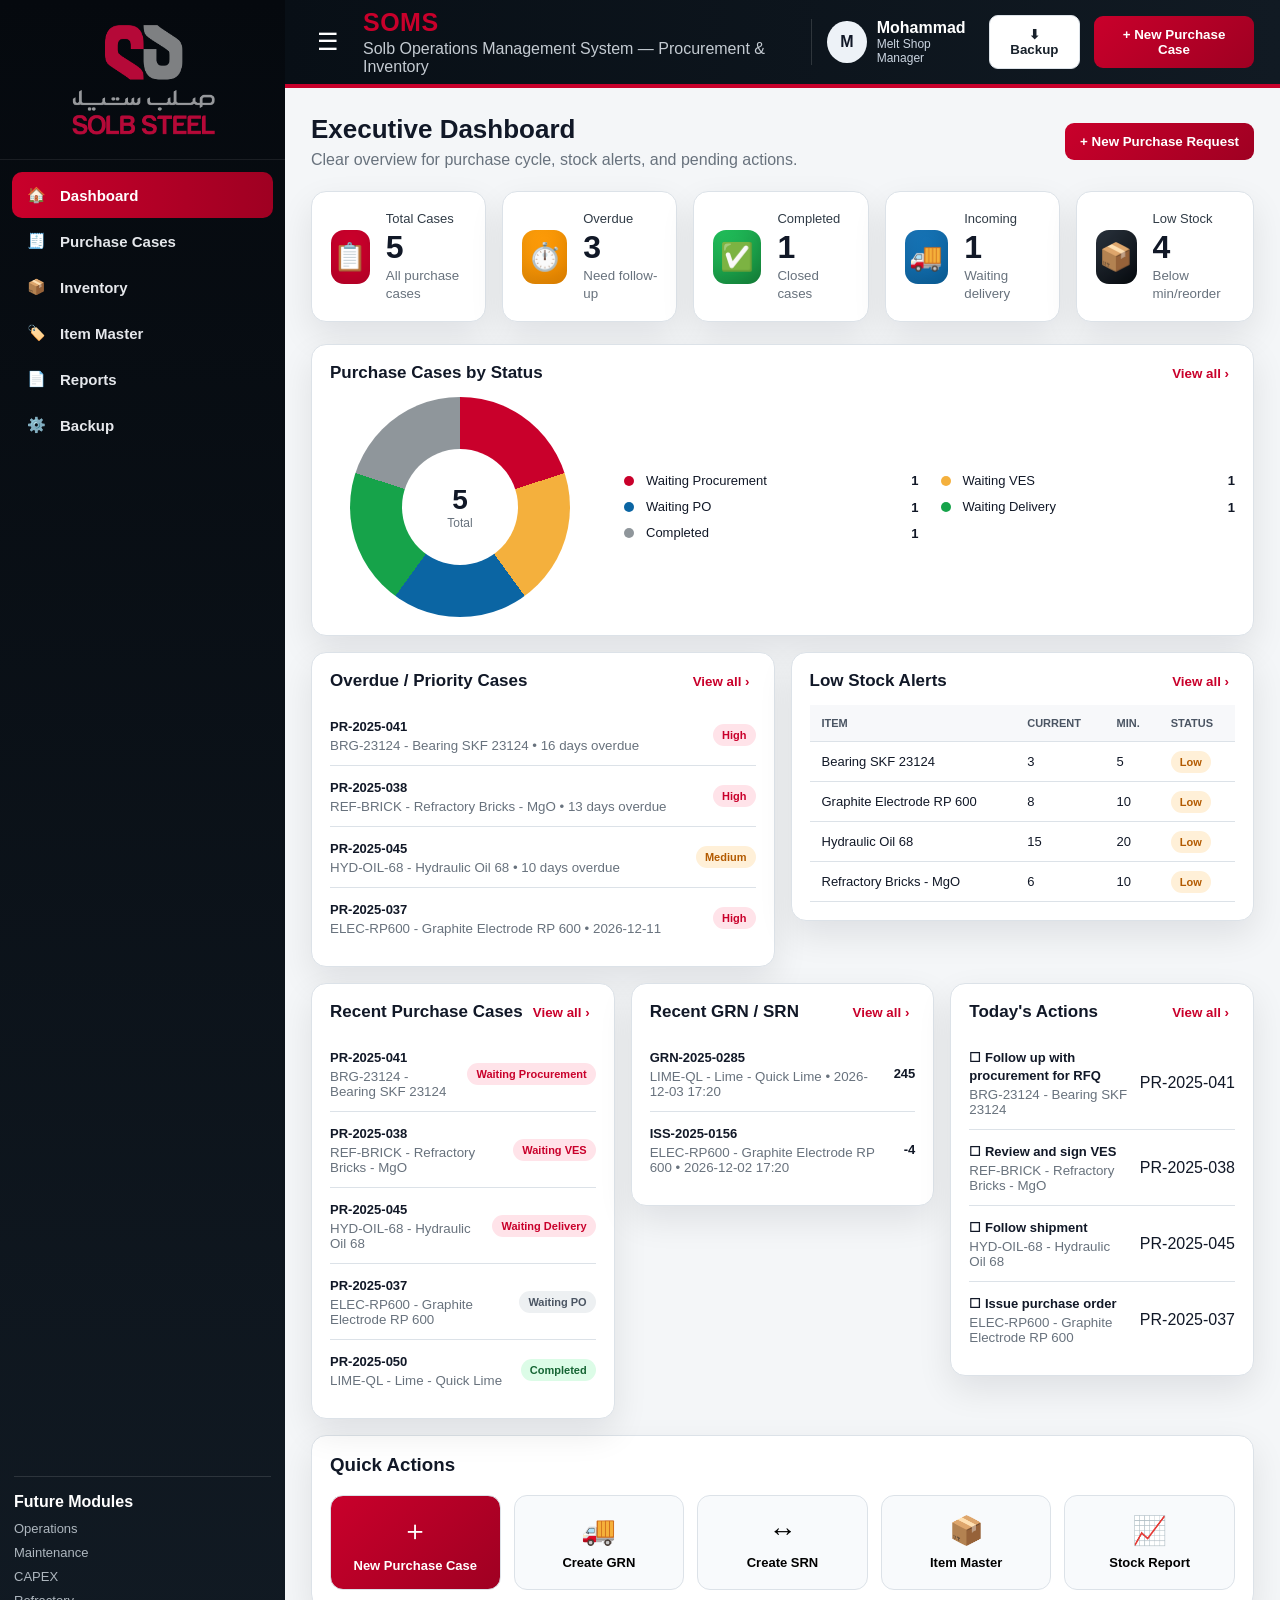
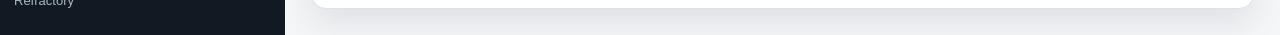
<file: index.html>
<!DOCTYPE html>
<html lang="en">
<head>
  <meta charset="UTF-8" />
  <meta name="viewport" content="width=device-width, initial-scale=1.0"/>
  <title>SOMS | SOLB STEEL</title>
  <link rel="stylesheet" href="css/style.css"/>
</head>
<body>
<div class="app">

  <aside class="sidebar">
    <div class="logo-box">
      <img src="assets/solb-logo.png" alt="SOLB STEEL Logo"/>
    </div>

    <nav class="nav">
      <button class="active" data-page="dashboard">🏠 <span>Dashboard</span></button>
      <button data-page="cases">🧾 <span>Purchase Cases</span></button>
      <button data-page="inventory">📦 <span>Inventory</span></button>
      <button data-page="items">🏷️ <span>Item Master</span></button>
      <button data-page="reports">📄 <span>Reports</span></button>
      <button data-page="backup">⚙️ <span>Backup</span></button>
    </nav>

    <div class="future">
      <h4>Future Modules</h4>
      <p>Operations</p>
      <p>Maintenance</p>
      <p>CAPEX</p>
      <p>Refractory</p>
    </div>
  </aside>

  <main class="main">
    <header class="topbar">
      <div class="top-left">
        <button class="menu-btn">☰</button>
        <div>
          <h1 id="pageTitle">SOMS</h1>
          <p id="pageSubtitle">Solb Operations Management System — Procurement & Inventory</p>
        </div>
      </div>

      <div class="top-right">
        <div class="user">
          <div class="avatar">M</div>
          <div>
            <b>Mohammad</b>
            <span>Melt Shop Manager</span>
          </div>
        </div>
        <button class="btn ghost" onclick="downloadBackup()">⬇ Backup</button>
        <button class="btn primary" onclick="openCase()">+ New Purchase Case</button>
      </div>
    </header>

    <section id="dashboard" class="page show">
      <div class="page-head">
        <div>
          <h2>Executive Dashboard</h2>
          <p>Clear overview for purchase cycle, stock alerts, and pending actions.</p>
        </div>
        <button class="btn primary" onclick="openCase()">+ New Purchase Request</button>
      </div>

      <div class="kpi-row">
        <div class="kpi red"><div class="icon">📋</div><div><span>Total Cases</span><b id="kTotal">0</b><small>All purchase cases</small></div></div>
        <div class="kpi orange"><div class="icon">⏱️</div><div><span>Overdue</span><b id="kDelayed">0</b><small>Need follow-up</small></div></div>
        <div class="kpi green"><div class="icon">✅</div><div><span>Completed</span><b id="kCompleted">0</b><small>Closed cases</small></div></div>
        <div class="kpi blue"><div class="icon">🚚</div><div><span>Incoming</span><b id="kIncoming">0</b><small>Waiting delivery</small></div></div>
        <div class="kpi dark"><div class="icon">📦</div><div><span>Low Stock</span><b id="kLow">0</b><small>Below min/reorder</small></div></div>
      </div>

      <div class="grid dashboard-grid">
        <div class="panel">
          <div class="panel-head">
            <h3>Purchase Cases by Status</h3>
            <button onclick="showPage('cases')">View all ›</button>
          </div>
          <div class="donut-section">
            <div class="donut" id="donut">
              <div><b id="donutTotal">0</b><span>Total</span></div>
            </div>
            <div class="legend" id="legend"></div>
          </div>
        </div>

        <div class="panel">
          <div class="panel-head">
            <h3>Overdue / Priority Cases</h3>
            <button onclick="showPage('cases')">View all ›</button>
          </div>
          <div id="priorityCases" class="list"></div>
        </div>

        <div class="panel wide-right">
          <div class="panel-head">
            <h3>Low Stock Alerts</h3>
            <button onclick="showPage('items')">View all ›</button>
          </div>
          <table>
            <thead><tr><th>Item</th><th>Current</th><th>Min.</th><th>Status</th></tr></thead>
            <tbody id="lowStockTable"></tbody>
          </table>
        </div>

        <div class="panel">
          <div class="panel-head">
            <h3>Recent Purchase Cases</h3>
            <button onclick="showPage('cases')">View all ›</button>
          </div>
          <div id="recentCases" class="list"></div>
        </div>

        <div class="panel">
          <div class="panel-head">
            <h3>Recent GRN / SRN</h3>
            <button onclick="showPage('inventory')">View all ›</button>
          </div>
          <div id="recentMoves" class="list"></div>
        </div>

        <div class="panel wide-right">
          <div class="panel-head">
            <h3>Today's Actions</h3>
            <button onclick="showPage('cases')">View all ›</button>
          </div>
          <div id="todayActions" class="task-list"></div>
        </div>
      </div>

      <div class="quick-actions panel">
        <h3>Quick Actions</h3>
        <div class="quick-row">
          <button class="quick red" onclick="openCase()">＋<span>New Purchase Case</span></button>
          <button class="quick" onclick="openMove('GRN')">🚚<span>Create GRN</span></button>
          <button class="quick" onclick="openMove('SRN')">↔<span>Create SRN</span></button>
          <button class="quick" onclick="openItem()">📦<span>Item Master</span></button>
          <button class="quick" onclick="showPage('reports')">📈<span>Stock Report</span></button>
        </div>
      </div>
    </section>

    <section id="cases" class="page">
      <div class="page-head">
        <div><h2>Purchase Cases</h2><p>Open each card to update details, timeline, comments and documents.</p></div>
        <button class="btn primary" onclick="openCase()">+ New Purchase Case</button>
      </div>
      <div class="toolbar">
        <input id="caseSearch" oninput="render()" placeholder="Search PR, item, supplier, status..."/>
        <select id="statusFilter" onchange="render()"><option value="">All Status</option></select>
      </div>
      <div id="caseCards" class="case-grid"></div>
    </section>

    <section id="inventory" class="page">
      <div class="page-head">
        <div><h2>Inventory Movements</h2><p>GRN/SRN increases stock. Issue Note decreases stock.</p></div>
        <button class="btn primary" onclick="openMove()">+ Add Movement</button>
      </div>
      <div class="panel table-panel">
        <table>
          <thead><tr><th>Date</th><th>Item</th><th>Type</th><th>Reference</th><th>Qty</th><th>Balance</th><th>Comment</th></tr></thead>
          <tbody id="movesTable"></tbody>
        </table>
      </div>
    </section>

    <section id="items" class="page">
      <div class="page-head">
        <div><h2>Item Master</h2><p>Manage material codes, stock, minimum level and reorder point.</p></div>
        <button class="btn primary" onclick="openItem()">+ New Item</button>
      </div>
      <div class="toolbar">
        <input id="itemSearch" oninput="render()" placeholder="Search code, description, category..."/>
      </div>
      <div class="panel table-panel">
        <table>
          <thead><tr><th>Code</th><th>Description</th><th>Category</th><th>Unit</th><th>Stock</th><th>Min</th><th>Reorder</th><th>Status</th><th></th></tr></thead>
          <tbody id="itemsTable"></tbody>
        </table>
      </div>
    </section>

    <section id="reports" class="page">
      <div class="page-head">
        <div><h2>Reports</h2><p>Generate PDF and export CSV.</p></div>
        <div>
          <button class="btn primary" onclick="window.print()">Generate PDF</button>
          <button class="btn ghost" onclick="exportCSV()">Export CSV</button>
        </div>
      </div>

      <div class="panel report">
        <div class="report-head">
          <img src="assets/solb-logo.png" alt="SOLB STEEL Logo"/>
          <div><h2>Purchase & Inventory Status Report</h2><p id="reportDate"></p></div>
        </div>
        <div class="kpi-row report-kpis">
          <div class="kpi red"><div class="icon">📋</div><div><span>Total</span><b id="rTotal">0</b></div></div>
          <div class="kpi orange"><div class="icon">⏱️</div><div><span>Overdue</span><b id="rDelayed">0</b></div></div>
          <div class="kpi green"><div class="icon">✅</div><div><span>Completed</span><b id="rCompleted">0</b></div></div>
          <div class="kpi dark"><div class="icon">📦</div><div><span>Low Stock</span><b id="rLow">0</b></div></div>
        </div>
        <h3>Open Cases</h3>
        <table><thead><tr><th>PR</th><th>Item</th><th>Status</th><th>Progress</th><th>Next Action</th></tr></thead><tbody id="reportCases"></tbody></table>
        <h3>Stock Alerts</h3>
        <table><thead><tr><th>Code</th><th>Description</th><th>Stock</th><th>Min</th><th>Status</th></tr></thead><tbody id="reportStock"></tbody></table>
      </div>
    </section>

    <section id="backup" class="page">
      <div class="page-head">
        <div><h2>Backup & Restore</h2><p>Current version stores data locally in your browser.</p></div>
      </div>
      <div class="panel">
        <h3>Data Backup</h3>
        <p class="muted">Use backup regularly. Cloud login and permanent file uploads can be added in next version.</p>
        <div class="toolbar">
          <button class="btn primary" onclick="downloadBackup()">Export Backup JSON</button>
          <label class="btn ghost">Import Backup JSON <input type="file" accept=".json" hidden onchange="importBackup(event)"/></label>
          <button class="btn danger" onclick="resetData()">Reset Demo Data</button>
        </div>
      </div>
    </section>
  </main>
</div>

<div class="modal" id="caseModal">
  <div class="modal-card wide">
    <div class="modal-head">
      <div><h3 id="caseModalTitle">Purchase Case</h3><p>Update details, timeline, comments and document references.</p></div>
      <button onclick="closeModal()">✕</button>
    </div>
    <div class="tabs">
      <button class="tab active" onclick="switchTab('caseDetails', this)">Details</button>
      <button class="tab" onclick="switchTab('caseTimeline', this)">Timeline & Comments</button>
      <button class="tab" onclick="switchTab('caseDocs', this)">Documents</button>
    </div>

    <div id="caseDetails" class="tabpage show">
      <div class="form-section">
        <h4>Basic Information</h4>
        <div class="form">
          <input type="hidden" id="cId"/>
          <label>PR No.<input id="cPr"/></label>
          <label>PO No.<input id="cPo"/></label>
          <label>Item<select id="cItem"></select></label>
          <label>Type<select id="cType"><option>Spare Parts</option><option>Raw Materials</option><option>Service</option><option>Consumables</option><option>CAPEX</option></select></label>
          <label>Status<select id="cStatus"></select></label>
          <label>Priority<select id="cPriority"><option>Low</option><option>Medium</option><option>High</option><option>Critical</option></select></label>
        </div>
      </div>
      <div class="form-section">
        <h4>Follow-up</h4>
        <div class="form">
          <label>Supplier<input id="cSupplier"/></label>
          <label>Owner<input id="cOwner" value="Mohammad"/></label>
          <label>Quantity<input id="cQty" type="number"/></label>
          <label>Due Date<input id="cDue" type="date"/></label>
          <label class="wide-field">Next Action<input id="cNext" placeholder="Example: Procurement to issue PO"/></label>
          <label class="wide-field">Description<textarea id="cDesc"></textarea></label>
        </div>
      </div>
      <div class="right"><button class="btn primary" onclick="saveCase()">Save Case</button></div>
    </div>

    <div id="caseTimeline" class="tabpage">
      <div class="form-section">
        <h4>Add Update</h4>
        <div class="form compact">
          <label>Date<input id="tDate" type="datetime-local"/></label>
          <label>Update<select id="tType"></select></label>
          <label>Person<input id="tPerson" value="Mohammad"/></label>
          <label class="wide-field">Comment<input id="tComment"/></label>
        </div>
        <button class="btn ghost" onclick="addTimeline()">+ Add Timeline Update</button>
      </div>
      <div id="timelineList" class="timeline"></div>
    </div>

    <div id="caseDocs" class="tabpage">
      <div class="form-section">
        <h4>Add Document Reference</h4>
        <div class="form compact">
          <label>Document Type<select id="dType"><option>PR</option><option>Offer</option><option>VES</option><option>Signed VES</option><option>PO</option><option>GRN/SRN</option><option>Issue Note</option><option>Photo</option><option>Other</option></select></label>
          <label>File<input id="dFile" type="file"/></label>
          <label class="wide-field">Comment<input id="dComment"/></label>
        </div>
        <button class="btn ghost" onclick="addDoc()">+ Add Document</button>
        <p class="muted">Static GitHub Pages stores file names only. Permanent upload requires cloud storage later.</p>
      </div>
      <div id="docsList" class="doc-grid"></div>
    </div>
  </div>
</div>

<div class="modal" id="itemModal">
  <div class="modal-card">
    <div class="modal-head"><div><h3>Item Master</h3><p>Add or edit stock item.</p></div><button onclick="closeModal()">✕</button></div>
    <div class="form-section">
      <div class="form">
        <input type="hidden" id="iId"/>
        <label>Item Code<input id="iCode"/></label>
        <label>Category<input id="iCat"/></label>
        <label class="wide-field">Description<input id="iDesc"/></label>
        <label>Unit<input id="iUnit" value="pcs"/></label>
        <label>Current Stock<input id="iStock" type="number"/></label>
        <label>Minimum Stock<input id="iMin" type="number"/></label>
        <label>Reorder Point<input id="iReorder" type="number"/></label>
      </div>
    </div>
    <div class="right"><button class="btn primary" onclick="saveItem()">Save Item</button></div>
  </div>
</div>

<div class="modal" id="moveModal">
  <div class="modal-card">
    <div class="modal-head"><div><h3>Stock Movement</h3><p>Register GRN, SRN or Issue Note.</p></div><button onclick="closeModal()">✕</button></div>
    <div class="form-section">
      <div class="form">
        <label>Date<input id="mDate" type="datetime-local"/></label>
        <label>Item<select id="mItem"></select></label>
        <label>Type<select id="mType"><option>GRN</option><option>SRN</option><option>Issue Note</option><option>Manual Adjustment</option></select></label>
        <label>Reference<input id="mRef"/></label>
        <label>Qty<input id="mQty" type="number"/></label>
        <label class="wide-field">Comment<input id="mComment"/></label>
      </div>
    </div>
    <div class="right"><button class="btn primary" onclick="saveMove()">Save Movement</button></div>
  </div>
</div>

<script src="js/app.js"></script>
</body>
</html>
</file>
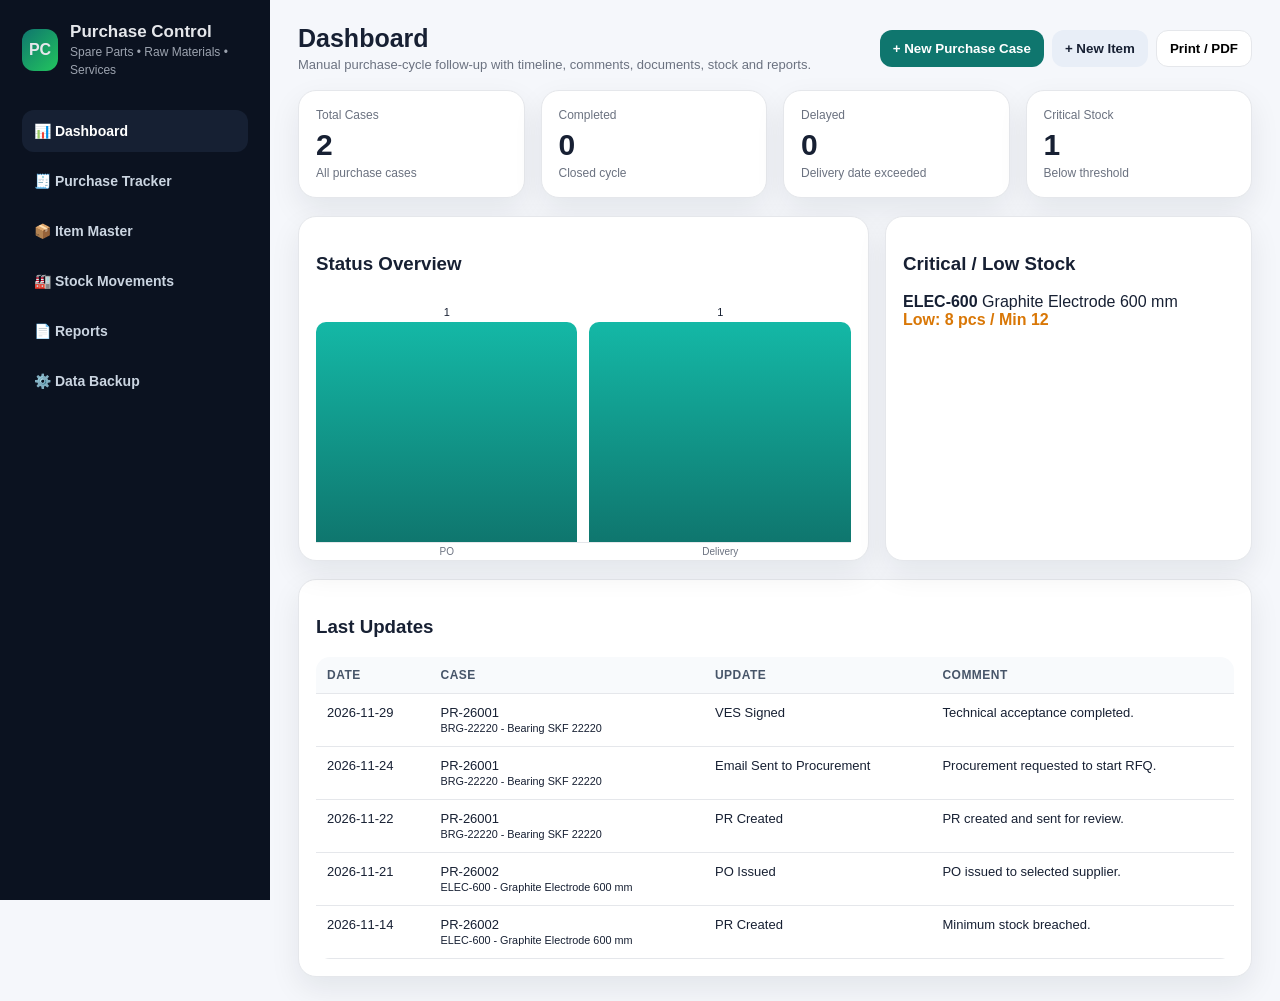
<file: purchase_cycle_dashboard.html>
<!DOCTYPE html>
<html lang="en">
<head>
<meta charset="UTF-8" />
<meta name="viewport" content="width=device-width, initial-scale=1.0"/>
<title>Purchase Cycle & Inventory Control Dashboard</title>
<style>
:root{
  --bg:#f5f7fb; --card:#ffffff; --ink:#172033; --muted:#6b7280;
  --primary:#0f766e; --primary2:#115e59; --accent:#f59e0b;
  --danger:#dc2626; --warn:#d97706; --ok:#16a34a; --blue:#2563eb;
  --line:#e5e7eb; --shadow:0 12px 30px rgba(15,23,42,.08);
  --radius:18px;
}
*{box-sizing:border-box}
body{margin:0;font-family:Inter,Segoe UI,Arial,sans-serif;background:var(--bg);color:var(--ink)}
.app{display:grid;grid-template-columns:270px 1fr;min-height:100vh}
.sidebar{background:#0b1220;color:#e5e7eb;padding:22px;position:sticky;top:0;height:100vh}
.logo{display:flex;align-items:center;gap:12px;margin-bottom:28px}
.mark{width:42px;height:42px;border-radius:12px;background:linear-gradient(135deg,var(--primary),#22c55e);display:grid;place-items:center;font-weight:900}
.logo h1{font-size:17px;margin:0;line-height:1.2}.logo span{font-size:12px;color:#9ca3af}
.nav button{width:100%;text-align:left;background:transparent;color:#cbd5e1;border:0;padding:13px 12px;border-radius:12px;margin:4px 0;cursor:pointer;font-size:14px}
.nav button.active,.nav button:hover{background:#162033;color:#fff}
.main{padding:24px 28px}
.topbar{display:flex;justify-content:space-between;gap:16px;align-items:center;margin-bottom:18px}
h2{margin:0;font-size:25px}.subtitle{color:var(--muted);font-size:13px;margin-top:4px}
.actions{display:flex;gap:8px;flex-wrap:wrap}
button,.btn{border:0;border-radius:12px;padding:10px 13px;cursor:pointer;font-weight:650}
.primary{background:var(--primary);color:white}.secondary{background:#e8eef7;color:#172033}.danger{background:#fee2e2;color:#991b1b}.ghost{background:#fff;border:1px solid var(--line)}
.grid{display:grid;gap:16px}.kpis{grid-template-columns:repeat(4,minmax(160px,1fr))}
.card{background:var(--card);border:1px solid var(--line);border-radius:var(--radius);box-shadow:var(--shadow);padding:17px}
.kpi .label{color:var(--muted);font-size:12px}.kpi .value{font-size:30px;font-weight:850;margin-top:6px}.kpi .hint{font-size:12px;margin-top:4px;color:var(--muted)}
.two{grid-template-columns:1.4fr .9fr}.three{grid-template-columns:repeat(3,1fr)}
table{width:100%;border-collapse:collapse;background:#fff;border-radius:14px;overflow:hidden}
th,td{border-bottom:1px solid var(--line);padding:11px;text-align:left;font-size:13px;vertical-align:top}
th{background:#f8fafc;color:#475569;font-size:12px;text-transform:uppercase;letter-spacing:.04em}
tr:hover td{background:#fbfdff}
.badge{padding:5px 9px;border-radius:999px;font-size:12px;font-weight:750;display:inline-block}
.b-New{background:#e0f2fe;color:#075985}.b-WaitingProcurement{background:#fef3c7;color:#92400e}
.b-WaitingQuotations{background:#ede9fe;color:#5b21b6}.b-WaitingVES{background:#ffedd5;color:#9a3412}
.b-WaitingPO{background:#dbeafe;color:#1e40af}.b-WaitingDelivery{background:#fce7f3;color:#9d174d}
.b-WaitingGRN{background:#ccfbf1;color:#115e59}.b-Completed{background:#dcfce7;color:#166534}.b-Delayed{background:#fee2e2;color:#991b1b}
.progress{height:9px;background:#e5e7eb;border-radius:999px;overflow:hidden}.bar{height:100%;background:linear-gradient(90deg,var(--primary),#22c55e)}
.form{display:grid;grid-template-columns:repeat(4,1fr);gap:12px}
.form label{font-size:12px;color:#475569;font-weight:750}.form input,.form select,.form textarea{width:100%;margin-top:5px;border:1px solid var(--line);border-radius:11px;padding:10px;background:#fff}
.form textarea{min-height:76px;resize:vertical}.span2{grid-column:span 2}.span4{grid-column:span 4}
.hide{display:none}
.timeline{border-left:3px solid #d1d5db;margin-left:12px;padding-left:18px}
.titem{position:relative;margin-bottom:14px}.titem:before{content:"";position:absolute;left:-27px;top:3px;width:14px;height:14px;border-radius:50%;background:var(--primary);border:3px solid #d1fae5}
.tdate{font-size:12px;color:var(--muted)}.ttitle{font-weight:800}.tcomment{font-size:13px;color:#374151;margin-top:3px}
.docgrid{display:grid;grid-template-columns:repeat(3,1fr);gap:10px}.docslot{border:1px dashed #cbd5e1;border-radius:14px;padding:12px;background:#f8fafc;font-size:13px}
.stock-safe{color:var(--ok);font-weight:800}.stock-low{color:var(--warn);font-weight:800}.stock-critical{color:var(--danger);font-weight:800}
.chartbox{height:250px;display:flex;align-items:end;gap:12px;border-bottom:1px solid var(--line);padding-top:15px}
.col{flex:1;min-width:30px;background:linear-gradient(180deg,#14b8a6,#0f766e);border-radius:10px 10px 0 0;position:relative}
.col span{position:absolute;bottom:100%;left:50%;transform:translateX(-50%);font-size:11px;margin-bottom:4px}
.col small{position:absolute;top:100%;left:50%;transform:translateX(-50%);font-size:10px;margin-top:4px;color:var(--muted);white-space:nowrap}
.modal{position:fixed;inset:0;background:rgba(2,6,23,.55);display:none;align-items:center;justify-content:center;padding:20px;z-index:20}
.modal.show{display:flex}.modalbox{background:#fff;border-radius:22px;max-width:1050px;width:100%;max-height:90vh;overflow:auto;padding:20px;box-shadow:0 30px 70px rgba(0,0,0,.25)}
.detail-head{display:flex;justify-content:space-between;align-items:start;gap:10px;border-bottom:1px solid var(--line);padding-bottom:12px;margin-bottom:14px}
.small{font-size:12px;color:var(--muted)}
.report{background:#fff;padding:24px}
@media(max-width:900px){.app{grid-template-columns:1fr}.sidebar{height:auto;position:relative}.kpis,.two,.three,.form{grid-template-columns:1fr}.span2,.span4{grid-column:auto}.docgrid{grid-template-columns:1fr}.topbar{flex-direction:column;align-items:flex-start}}
@media print{.sidebar,.topbar .actions,.no-print,.nav{display:none!important}.app{display:block}.main{padding:0}.card{box-shadow:none}.page{display:block!important}.hide{display:block!important}body{background:white}}
</style>
</head>
<body>
<div class="app">
<aside class="sidebar">
  <div class="logo"><div class="mark">PC</div><div><h1>Purchase Control</h1><span>Spare Parts • Raw Materials • Services</span></div></div>
  <div class="nav">
    <button class="active" onclick="showPage('dashboard',this)">📊 Dashboard</button>
    <button onclick="showPage('tracker',this)">🧾 Purchase Tracker</button>
    <button onclick="showPage('items',this)">📦 Item Master</button>
    <button onclick="showPage('stock',this)">🏭 Stock Movements</button>
    <button onclick="showPage('reports',this)">📄 Reports</button>
    <button onclick="showPage('settings',this)">⚙️ Data Backup</button>
  </div>
</aside>

<main class="main">
  <div class="topbar">
    <div><h2 id="pageTitle">Dashboard</h2><div class="subtitle">Manual purchase-cycle follow-up with timeline, comments, documents, stock and reports.</div></div>
    <div class="actions">
      <button class="primary" onclick="openOrderModal()">+ New Purchase Case</button>
      <button class="secondary" onclick="openItemModal()">+ New Item</button>
      <button class="ghost" onclick="window.print()">Print / PDF</button>
    </div>
  </div>

  <section id="dashboard" class="page">
    <div class="grid kpis">
      <div class="card kpi"><div class="label">Total Cases</div><div class="value" id="kTotal">0</div><div class="hint">All purchase cases</div></div>
      <div class="card kpi"><div class="label">Completed</div><div class="value" id="kCompleted">0</div><div class="hint">Closed cycle</div></div>
      <div class="card kpi"><div class="label">Delayed</div><div class="value" id="kDelayed">0</div><div class="hint">Delivery date exceeded</div></div>
      <div class="card kpi"><div class="label">Critical Stock</div><div class="value" id="kCritical">0</div><div class="hint">Below threshold</div></div>
    </div>
    <br/>
    <div class="grid two">
      <div class="card"><h3>Status Overview</h3><div class="chartbox" id="statusChart"></div></div>
      <div class="card"><h3>Critical / Low Stock</h3><div id="criticalList"></div></div>
    </div>
    <br/>
    <div class="card">
      <h3>Last Updates</h3>
      <table><thead><tr><th>Date</th><th>Case</th><th>Update</th><th>Comment</th></tr></thead><tbody id="lastUpdates"></tbody></table>
    </div>
  </section>

  <section id="tracker" class="page hide">
    <div class="card">
      <div class="actions no-print">
        <input id="searchOrders" oninput="renderOrders()" placeholder="Search PR, PO, item, supplier, status..." style="padding:11px;border:1px solid var(--line);border-radius:12px;min-width:300px">
        <select id="filterStatus" onchange="renderOrders()" style="padding:11px;border:1px solid var(--line);border-radius:12px">
          <option value="">All Status</option>
        </select>
      </div><br/>
      <table><thead><tr><th>PR</th><th>Item</th><th>Type</th><th>Status</th><th>Progress</th><th>Supplier</th><th>Required Date</th><th>Last Update</th><th></th></tr></thead><tbody id="ordersTable"></tbody></table>
    </div>
  </section>

  <section id="items" class="page hide">
    <div class="card">
      <table><thead><tr><th>Code</th><th>Description</th><th>Category</th><th>Unit</th><th>Current Stock</th><th>Min</th><th>Status</th><th></th></tr></thead><tbody id="itemsTable"></tbody></table>
    </div>
  </section>

  <section id="stock" class="page hide">
    <div class="card">
      <h3>Stock Movements</h3>
      <div class="actions no-print"><button class="primary" onclick="openMoveModal()">+ Add GRN/SRN or Issue Note</button></div><br/>
      <table><thead><tr><th>Date</th><th>Item</th><th>Type</th><th>Ref.</th><th>Qty</th><th>Comment</th></tr></thead><tbody id="movesTable"></tbody></table>
    </div>
  </section>

  <section id="reports" class="page hide">
    <div class="card report" id="reportArea">
      <h2>Purchase Cycle Status Report</h2>
      <div class="small" id="reportDate"></div>
      <hr/>
      <div class="grid three">
        <div><b>Total Cases</b><h2 id="rTotal">0</h2></div>
        <div><b>Avg. Completion</b><h2 id="rProgress">0%</h2></div>
        <div><b>Critical Stock Items</b><h2 id="rCritical">0</h2></div>
      </div>
      <h3>Open Purchase Cases</h3>
      <table><thead><tr><th>PR</th><th>Item</th><th>Status</th><th>Completion</th><th>Last Update</th></tr></thead><tbody id="reportOrders"></tbody></table>
      <h3>Stock Alerts</h3>
      <table><thead><tr><th>Code</th><th>Description</th><th>Stock</th><th>Min</th><th>Status</th></tr></thead><tbody id="reportStock"></tbody></table>
    </div>
    <br/>
    <button class="primary no-print" onclick="window.print()">Generate PDF Report</button>
    <button class="secondary no-print" onclick="downloadCSV()">Export Orders CSV</button>
  </section>

  <section id="settings" class="page hide">
    <div class="card">
      <h3>Data Backup</h3>
      <p class="small">Data is stored locally in your browser. Use export/import regularly.</p>
      <button class="primary" onclick="exportJSON()">Export Backup JSON</button>
      <label class="btn secondary">Import Backup JSON <input type="file" accept=".json" onchange="importJSON(event)" hidden></label>
      <button class="danger" onclick="resetDemo()">Reset Demo Data</button>
    </div>
  </section>
</main>
</div>

<div class="modal" id="orderModal"><div class="modalbox">
  <div class="detail-head"><div><h2 id="orderModalTitle">Purchase Case</h2><div class="small">Add details, timeline, comments and document references.</div></div><button onclick="closeModal('orderModal')">✕</button></div>
  <div class="form">
    <input type="hidden" id="oId">
    <div><label>PR No.<input id="oPr"></label></div>
    <div><label>Item<select id="oItem"></select></label></div>
    <div><label>Type<select id="oType"><option>Spare Part</option><option>Raw Material</option><option>Service</option><option>Consumable</option></select></label></div>
    <div><label>Status<select id="oStatus"></select></label></div>
    <div><label>Supplier<input id="oSupplier"></label></div>
    <div><label>Qty<input id="oQty" type="number" step="0.01"></label></div>
    <div><label>PR Date<input id="oPrDate" type="date"></label></div>
    <div><label>Required Date<input id="oReqDate" type="date"></label></div>
    <div><label>PO No.<input id="oPo"></label></div>
    <div><label>Estimated Value<input id="oValue" type="number" step="0.01"></label></div>
    <div class="span2"><label>Description<textarea id="oDesc"></textarea></label></div>
    <div class="span4"><button class="primary" onclick="saveOrder()">Save Case</button></div>
  </div>
  <hr/>
  <h3>Manual Timeline & Comments</h3>
  <div class="form">
    <div><label>Date<input id="tDate" type="date"></label></div>
    <div><label>Update Type<select id="tTitle"><option>PR Created</option><option>Email Sent to Procurement</option><option>RFQ Sent to Suppliers</option><option>Supplier Responded</option><option>Quotations Received</option><option>VES Prepared</option><option>VES Accepted</option><option>VES Rejected</option><option>VES Signed</option><option>PO Issued</option><option>Material Received</option><option>GRN Created</option><option>SRN Created</option><option>Issue Note Created</option><option>Custom Update</option></select></label></div>
    <div class="span2"><label>Comment<input id="tComment" placeholder="Write manual comment / next action / reason..."></label></div>
    <div class="span4"><button class="secondary" onclick="addTimeline()">+ Add Timeline Update</button></div>
  </div>
  <div id="timelineBox" class="timeline"></div>
  <hr/>
  <h3>Document Slots</h3>
  <div class="docgrid" id="docSlots"></div>
</div></div>

<div class="modal" id="itemModal"><div class="modalbox">
  <div class="detail-head"><div><h2>Item Master</h2><div class="small">Item code, threshold and stock balance.</div></div><button onclick="closeModal('itemModal')">✕</button></div>
  <div class="form">
    <input type="hidden" id="iId">
    <div><label>Item Code<input id="iCode"></label></div>
    <div class="span2"><label>Description<input id="iDesc"></label></div>
    <div><label>Category<input id="iCat" placeholder="Bearing, Refractory, Electrode..."></label></div>
    <div><label>Unit<input id="iUnit" value="pcs"></label></div>
    <div><label>Current Stock<input id="iStock" type="number" step="0.01"></label></div>
    <div><label>Minimum Threshold<input id="iMin" type="number" step="0.01"></label></div>
    <div><label>Maximum Stock<input id="iMax" type="number" step="0.01"></label></div>
    <div><label>Warehouse<input id="iWh"></label></div>
    <div class="span4"><button class="primary" onclick="saveItem()">Save Item</button></div>
  </div>
</div></div>

<div class="modal" id="moveModal"><div class="modalbox">
  <div class="detail-head"><div><h2>Stock Movement</h2><div class="small">GRN/SRN increases stock. Issue Note decreases stock.</div></div><button onclick="closeModal('moveModal')">✕</button></div>
  <div class="form">
    <div><label>Date<input id="mDate" type="date"></label></div>
    <div><label>Item<select id="mItem"></select></label></div>
    <div><label>Type<select id="mType"><option value="GRN">GRN - Spare Received</option><option value="SRN">SRN - Service/Material Received</option><option value="ISSUE">Issue Note - Consumption</option></select></label></div>
    <div><label>Reference<input id="mRef"></label></div>
    <div><label>Qty<input id="mQty" type="number" step="0.01"></label></div>
    <div class="span2"><label>Comment<input id="mComment"></label></div>
    <div class="span4"><button class="primary" onclick="saveMove()">Save Movement</button></div>
  </div>
</div></div>

<script>
const STATUSES = ["New","Waiting Procurement","Waiting Quotations","Waiting VES","Waiting PO","Waiting Delivery","Waiting GRN","Completed","Delayed"];
const DOCS = ["PR","RFQ Email","Supplier Offers","VES Excel","Signed VES","PO","Delivery Note","Invoice","GRN/SRN","Issue Note","Photos","Certificates"];
const STEPS = {"New":5,"Waiting Procurement":15,"Waiting Quotations":30,"Waiting VES":45,"Waiting PO":60,"Waiting Delivery":75,"Waiting GRN":90,"Completed":100,"Delayed":60};
let data = JSON.parse(localStorage.getItem("purchaseCycleDB")||"null") || demoData();
let currentOrderId = null;

function demoData(){
 return {
  items:[
   {id:uid(),code:"BRG-22220",desc:"Bearing SKF 22220",cat:"Spare Part",unit:"pcs",stock:3,min:2,max:10,wh:"SMP Store"},
   {id:uid(),code:"LIME-001",desc:"Quick Lime",cat:"Raw Material",unit:"ton",stock:120,min:80,max:500,wh:"RM Store"},
   {id:uid(),code:"ELEC-600",desc:"Graphite Electrode 600 mm",cat:"Consumable",unit:"pcs",stock:8,min:12,max:60,wh:"Electrode Store"}
  ],
  orders:[],
  moves:[]
 };
}
function seedOrders(){
 if(data.orders.length) return;
 data.orders=[
  {id:uid(),pr:"PR-26001",itemId:data.items[0].id,type:"Spare Part",status:"Waiting PO",supplier:"SKF Supplier",qty:6,prDate:today(-12),reqDate:today(8),po:"",value:18000,desc:"Urgent bearing for EAF auxiliary equipment.",timeline:[{date:today(-12),title:"PR Created",comment:"PR created and sent for review."},{date:today(-10),title:"Email Sent to Procurement",comment:"Procurement requested to start RFQ."},{date:today(-5),title:"VES Signed",comment:"Technical acceptance completed."}],docs:{}},
  {id:uid(),pr:"PR-26002",itemId:data.items[2].id,type:"Consumable",status:"Waiting Delivery",supplier:"Electrode Supplier",qty:24,prDate:today(-20),reqDate:today(5),po:"PO-8841",value:72000,desc:"Graphite electrodes stock replenishment.",timeline:[{date:today(-20),title:"PR Created",comment:"Minimum stock breached."},{date:today(-13),title:"PO Issued",comment:"PO issued to selected supplier."}],docs:{}}
 ];
 save();
}
function uid(){return Math.random().toString(36).slice(2,10)}
function today(offset=0){let d=new Date();d.setDate(d.getDate()+offset);return d.toISOString().slice(0,10)}
function save(){localStorage.setItem("purchaseCycleDB",JSON.stringify(data));renderAll();}
function showPage(id,btn){document.querySelectorAll(".page").forEach(p=>p.classList.add("hide"));document.getElementById(id).classList.remove("hide");document.querySelectorAll(".nav button").forEach(b=>b.classList.remove("active"));btn.classList.add("active");document.getElementById("pageTitle").innerText=btn.innerText.replace(/[^\w\s&]/g,"").trim();renderAll();}
function closeModal(id){document.getElementById(id).classList.remove("show")}
function openModal(id){document.getElementById(id).classList.add("show")}
function itemName(id){let i=data.items.find(x=>x.id===id);return i?`${i.code} - ${i.desc}`:""}
function stockStatus(i){ if(Number(i.stock)<=Number(i.min)*0.5) return ["Critical","stock-critical"]; if(Number(i.stock)<Number(i.min)) return ["Low","stock-low"]; return ["Safe","stock-safe"]; }

function initSelects(){
 document.getElementById("oStatus").innerHTML=STATUSES.map(s=>`<option>${s}</option>`).join("");
 document.getElementById("filterStatus").innerHTML='<option value="">All Status</option>'+STATUSES.map(s=>`<option>${s}</option>`).join("");
 ["oItem","mItem"].forEach(id=>document.getElementById(id).innerHTML=data.items.map(i=>`<option value="${i.id}">${i.code} - ${i.desc}</option>`).join(""));
}
function renderAll(){seedOrders();initSelects();renderDashboard();renderOrders();renderItems();renderMoves();renderReports();}
function renderDashboard(){
 let total=data.orders.length, completed=data.orders.filter(o=>o.status==="Completed").length;
 let delayed=data.orders.filter(o=>o.status==="Delayed" || (o.reqDate && new Date(o.reqDate)<new Date() && o.status!=="Completed")).length;
 let critical=data.items.filter(i=>Number(i.stock)<Number(i.min)).length;
 kTotal.innerText=total;kCompleted.innerText=completed;kDelayed.innerText=delayed;kCritical.innerText=critical;
 let counts=STATUSES.map(s=>[s,data.orders.filter(o=>o.status===s).length]).filter(x=>x[1]>0);
 let max=Math.max(1,...counts.map(x=>x[1]));
 statusChart.innerHTML=counts.map(([s,c])=>`<div class="col" style="height:${30+c/max*190}px"><span>${c}</span><small>${s.replace("Waiting ","")}</small></div>`).join("") || "<p class='small'>No cases yet.</p>";
 let crit=data.items.filter(i=>Number(i.stock)<Number(i.min));
 criticalList.innerHTML=crit.length?crit.map(i=>`<p><b>${i.code}</b> ${i.desc}<br><span class="${stockStatus(i)[1]}">${stockStatus(i)[0]}: ${i.stock} ${i.unit} / Min ${i.min}</span></p>`).join(""):"<p class='stock-safe'>No critical stock items.</p>";
 let events=[];data.orders.forEach(o=>(o.timeline||[]).forEach(t=>events.push({...t,pr:o.pr,item:itemName(o.itemId)})));
 events.sort((a,b)=>b.date.localeCompare(a.date));
 lastUpdates.innerHTML=events.slice(0,8).map(e=>`<tr><td>${e.date}</td><td>${e.pr}<br><small>${e.item}</small></td><td>${e.title}</td><td>${e.comment||""}</td></tr>`).join("");
}
function renderOrders(){
 let q=(searchOrders?.value||"").toLowerCase(), f=filterStatus?.value||"";
 let rows=data.orders.filter(o=>{
  let txt=[o.pr,o.po,itemName(o.itemId),o.supplier,o.status,o.type,o.desc].join(" ").toLowerCase();
  return (!q||txt.includes(q)) && (!f||o.status===f);
 });
 ordersTable.innerHTML=rows.map(o=>{
  let p=STEPS[o.status]||0, last=(o.timeline||[]).slice().sort((a,b)=>b.date.localeCompare(a.date))[0];
  return `<tr><td><b>${o.pr}</b><br><small>${o.po||"No PO yet"}</small></td><td>${itemName(o.itemId)}</td><td>${o.type}</td><td><span class="badge b-${o.status.replaceAll(" ","")}">${o.status}</span></td><td><div class="progress"><div class="bar" style="width:${p}%"></div></div><small>${p}%</small></td><td>${o.supplier||""}</td><td>${o.reqDate||""}</td><td>${last?last.date+" - "+last.title:""}</td><td><button class="secondary" onclick="openOrderModal('${o.id}')">Open</button></td></tr>`;
 }).join("");
}
function renderItems(){
 itemsTable.innerHTML=data.items.map(i=>`<tr><td><b>${i.code}</b></td><td>${i.desc}</td><td>${i.cat}</td><td>${i.unit}</td><td>${i.stock}</td><td>${i.min}</td><td><span class="${stockStatus(i)[1]}">${stockStatus(i)[0]}</span></td><td><button class="secondary" onclick="openItemModal('${i.id}')">Edit</button></td></tr>`).join("");
}
function renderMoves(){
 movesTable.innerHTML=data.moves.slice().sort((a,b)=>b.date.localeCompare(a.date)).map(m=>`<tr><td>${m.date}</td><td>${itemName(m.itemId)}</td><td>${m.type}</td><td>${m.ref||""}</td><td>${m.qty}</td><td>${m.comment||""}</td></tr>`).join("");
}
function renderReports(){
 reportDate.innerText="Generated: "+new Date().toLocaleString();
 rTotal.innerText=data.orders.length;
 let avg=data.orders.length?Math.round(data.orders.reduce((s,o)=>s+(STEPS[o.status]||0),0)/data.orders.length):0;
 rProgress.innerText=avg+"%";
 rCritical.innerText=data.items.filter(i=>Number(i.stock)<Number(i.min)).length;
 reportOrders.innerHTML=data.orders.filter(o=>o.status!=="Completed").map(o=>{
  let last=(o.timeline||[]).slice().sort((a,b)=>b.date.localeCompare(a.date))[0];
  return `<tr><td>${o.pr}</td><td>${itemName(o.itemId)}</td><td>${o.status}</td><td>${STEPS[o.status]||0}%</td><td>${last?last.date+" - "+last.title:""}</td></tr>`;
 }).join("");
 reportStock.innerHTML=data.items.filter(i=>Number(i.stock)<Number(i.min)).map(i=>`<tr><td>${i.code}</td><td>${i.desc}</td><td>${i.stock}</td><td>${i.min}</td><td>${stockStatus(i)[0]}</td></tr>`).join("");
}

function openOrderModal(id=null){
 currentOrderId=id; initSelects();
 let o=id?data.orders.find(x=>x.id===id):{id:"",pr:"",itemId:data.items[0]?.id,type:"Spare Part",status:"New",supplier:"",qty:"",prDate:today(),reqDate:"",po:"",value:"",desc:"",timeline:[],docs:{}};
 oId.value=o.id;oPr.value=o.pr;oItem.value=o.itemId||"";oType.value=o.type;oStatus.value=o.status;oSupplier.value=o.supplier||"";oQty.value=o.qty||"";oPrDate.value=o.prDate||today();oReqDate.value=o.reqDate||"";oPo.value=o.po||"";oValue.value=o.value||"";oDesc.value=o.desc||"";
 tDate.value=today(); tComment.value="";
 renderTimeline(o); renderDocs(o); openModal("orderModal");
}
function saveOrder(){
 let id=oId.value||uid(); let existing=data.orders.find(x=>x.id===id);
 let obj={id,pr:oPr.value,itemId:oItem.value,type:oType.value,status:oStatus.value,supplier:oSupplier.value,qty:Number(oQty.value||0),prDate:oPrDate.value,reqDate:oReqDate.value,po:oPo.value,value:Number(oValue.value||0),desc:oDesc.value,timeline:existing?.timeline||[],docs:existing?.docs||{}};
 if(!existing){obj.timeline.push({date:oPrDate.value||today(),title:"PR Created",comment:"Case created."});data.orders.push(obj)} else Object.assign(existing,obj);
 save(); currentOrderId=id; openOrderModal(id);
}
function renderTimeline(o){
 timelineBox.innerHTML=(o.timeline||[]).slice().sort((a,b)=>b.date.localeCompare(a.date)).map((t,idx)=>`<div class="titem"><div class="tdate">${t.date}</div><div class="ttitle">${t.title}</div><div class="tcomment">${t.comment||""}</div><button class="danger no-print" onclick="deleteTimeline('${o.id}',${(o.timeline||[]).indexOf(t)})">Delete</button></div>`).join("") || "<p class='small'>No timeline updates yet.</p>";
}
function addTimeline(){
 let o=data.orders.find(x=>x.id===currentOrderId); if(!o){alert("Save case first.");return;}
 o.timeline=o.timeline||[]; o.timeline.push({date:tDate.value||today(),title:tTitle.value,comment:tComment.value});
 save(); openOrderModal(o.id);
}
function deleteTimeline(orderId,index){let o=data.orders.find(x=>x.id===orderId);o.timeline.splice(index,1);save();openOrderModal(orderId);}
function renderDocs(o){
 docSlots.innerHTML=DOCS.map(d=>`<div class="docslot"><b>${d}</b><br><input onchange="saveDoc('${o.id}','${d}',this)" type="file"><div class="small">${o.docs?.[d]||"No file selected"}</div></div>`).join("");
}
function saveDoc(orderId,doc,input){let o=data.orders.find(x=>x.id===orderId);if(!o){alert("Save case first.");return;}o.docs=o.docs||{};o.docs[doc]=input.files[0]?.name||"";save();openOrderModal(orderId);}

function openItemModal(id=null){
 let i=id?data.items.find(x=>x.id===id):{id:"",code:"",desc:"",cat:"",unit:"pcs",stock:0,min:0,max:0,wh:""};
 iId.value=i.id;iCode.value=i.code;iDesc.value=i.desc;iCat.value=i.cat;iUnit.value=i.unit;iStock.value=i.stock;iMin.value=i.min;iMax.value=i.max;iWh.value=i.wh||"";openModal("itemModal");
}
function saveItem(){
 let id=iId.value||uid(), existing=data.items.find(x=>x.id===id);
 let obj={id,code:iCode.value,desc:iDesc.value,cat:iCat.value,unit:iUnit.value,stock:Number(iStock.value||0),min:Number(iMin.value||0),max:Number(iMax.value||0),wh:iWh.value};
 if(existing) Object.assign(existing,obj); else data.items.push(obj);
 save(); closeModal("itemModal");
}
function openMoveModal(){initSelects();mDate.value=today();openModal("moveModal")}
function saveMove(){
 let qty=Number(mQty.value||0), i=data.items.find(x=>x.id===mItem.value); if(!i){alert("Select item");return;}
 if(mType.value==="ISSUE") i.stock=Number(i.stock)-qty; else i.stock=Number(i.stock)+qty;
 data.moves.push({id:uid(),date:mDate.value||today(),itemId:mItem.value,type:mType.value,ref:mRef.value,qty,comment:mComment.value});
 save(); closeModal("moveModal");
}
function exportJSON(){
 let blob=new Blob([JSON.stringify(data,null,2)],{type:"application/json"}), a=document.createElement("a");
 a.href=URL.createObjectURL(blob); a.download="purchase_cycle_backup.json"; a.click();
}
function importJSON(e){
 let file=e.target.files[0]; if(!file)return; let r=new FileReader();
 r.onload=()=>{data=JSON.parse(r.result); save(); alert("Imported successfully.");}; r.readAsText(file);
}
function resetDemo(){if(confirm("Reset all data to demo?")){localStorage.removeItem("purchaseCycleDB");data=demoData();seedOrders();save();}}
function downloadCSV(){
 let rows=[["PR","Item","Type","Status","Progress","Supplier","PR Date","Required Date","PO","Value","Description"]];
 data.orders.forEach(o=>rows.push([o.pr,itemName(o.itemId),o.type,o.status,STEPS[o.status]||0,o.supplier,o.prDate,o.reqDate,o.po,o.value,o.desc]));
 let csv=rows.map(r=>r.map(v=>`"${String(v??"").replaceAll('"','""')}"`).join(",")).join("\n");
 let blob=new Blob([csv],{type:"text/csv"}), a=document.createElement("a");a.href=URL.createObjectURL(blob);a.download="purchase_cases.csv";a.click();
}
renderAll();
</script>
</body>
</html>
</file>
<file: css/style.css>
:root{
  --solb-red:#c9002b;
  --solb-red-dark:#9f0022;
  --solb-gray:#8f969b;
  --dark:#080f16;
  --dark2:#101922;
  --bg:#f4f6f8;
  --card:#ffffff;
  --ink:#111827;
  --muted:#68727d;
  --line:#dce2e8;
  --green:#16a34a;
  --orange:#f28c00;
  --blue:#0b65a3;
  --shadow:0 14px 35px rgba(8,15,22,.09);
  --r:18px;
}
*{box-sizing:border-box}
body{margin:0;background:var(--bg);color:var(--ink);font-family:Segoe UI,Arial,sans-serif}
.app{display:grid;grid-template-columns:285px 1fr;min-height:100vh}

/* Sidebar */
.sidebar{background:linear-gradient(180deg,#05090e,#111a23);color:#fff;display:flex;flex-direction:column}
.logo-box{height:160px;display:flex;align-items:center;justify-content:center;padding:18px;border-bottom:1px solid rgba(255,255,255,.08)}
.logo-box img{max-width:230px;max-height:130px;object-fit:contain}
.nav{padding:12px}
.nav button{width:100%;display:flex;gap:14px;align-items:center;border:0;background:transparent;color:#e5e7eb;border-radius:10px;padding:14px 15px;font-size:15px;font-weight:700;cursor:pointer;text-align:left}
.nav button:hover,.nav button.active{background:linear-gradient(90deg,var(--solb-red),var(--solb-red-dark));color:#fff}
.nav button span{flex:1}
.future{margin:auto 14px 18px;border-top:1px solid rgba(255,255,255,.12);padding-top:16px;color:#cbd5e1}
.future h4{margin:0 0 10px;color:#fff}
.future p{margin:9px 0;color:#aeb7bf;font-size:13px}

/* Main */
.main{min-width:0}
.topbar{height:88px;background:linear-gradient(90deg,#080f16,#111a23);color:#fff;display:flex;align-items:center;justify-content:space-between;padding:0 26px;border-bottom:4px solid var(--solb-red)}
.top-left{display:flex;gap:18px;align-items:center}
.menu-btn{background:transparent;color:white;border:0;font-size:24px;cursor:pointer}
.topbar h1{font-size:25px;letter-spacing:.5px;color:var(--solb-red);margin:0}
.topbar p{margin:3px 0 0;color:#c4cbd2}
.top-right{display:flex;gap:14px;align-items:center}
.user{display:flex;gap:10px;align-items:center;border-left:1px solid rgba(255,255,255,.14);padding-left:15px}
.avatar{width:42px;height:42px;border-radius:50%;background:#edf2f7;color:#111827;display:grid;place-items:center;font-weight:900}
.user span{display:block;font-size:12px;color:#cbd5e1}

/* Buttons */
.btn{border:0;border-radius:9px;padding:11px 15px;font-weight:800;cursor:pointer}
.btn.primary{background:linear-gradient(135deg,var(--solb-red),var(--solb-red-dark));color:#fff}
.btn.ghost{background:#fff;color:#18212b;border:1px solid var(--line)}
.btn.danger{background:#fee2e2;color:#991b1b}
input,select,textarea{width:100%;border:1px solid var(--line);border-radius:10px;padding:10px;background:#fff;color:var(--ink)}
textarea{min-height:84px;resize:vertical}

.page{display:none;padding:26px}
.page.show{display:block}
.page-head{display:flex;justify-content:space-between;align-items:center;gap:16px;margin-bottom:22px}
.page-head h2{font-size:26px;margin:0}
.page-head p{margin:6px 0 0;color:var(--muted)}
.toolbar{display:flex;gap:10px;flex-wrap:wrap;margin-bottom:16px}
.toolbar input{max-width:430px}

/* KPI */
.kpi-row{display:grid;grid-template-columns:repeat(5,1fr);gap:16px;margin-bottom:22px}
.kpi{background:#fff;border:1px solid var(--line);border-radius:15px;box-shadow:var(--shadow);padding:19px;display:flex;align-items:center;gap:16px}
.kpi .icon{width:54px;height:54px;border-radius:13px;display:grid;place-items:center;color:#fff;font-size:27px;background:var(--solb-red);box-shadow:inset 0 -10px 18px rgba(0,0,0,.12)}
.kpi span{display:block;color:#303b46;font-size:13px}
.kpi b{font-size:32px;display:block;margin-top:3px}
.kpi small{color:var(--muted)}
.kpi.orange .icon{background:linear-gradient(135deg,#ff9f0a,#f28c00)}
.kpi.green .icon{background:linear-gradient(135deg,#22c55e,#168a3d)}
.kpi.blue .icon{background:linear-gradient(135deg,#1976b9,#0b65a3)}
.kpi.dark .icon{background:linear-gradient(135deg,#2a333d,#070b10)}
.report-kpis{grid-template-columns:repeat(4,1fr)}

/* Panels */
.grid{display:grid;gap:16px}
.dashboard-grid{grid-template-columns:1.2fr .9fr 1.1fr}
.panel{background:#fff;border:1px solid var(--line);border-radius:15px;box-shadow:var(--shadow);padding:18px;min-width:0}
.panel-head{display:flex;justify-content:space-between;align-items:center;margin-bottom:14px}
.panel-head h3{margin:0;font-size:17px}
.panel-head button{background:transparent;border:0;color:var(--solb-red);font-weight:800;cursor:pointer}
.wide-right{grid-row:span 2}

/* Donut */
.donut-section{display:grid;grid-template-columns:230px 1fr;gap:20px;align-items:center}
.donut{width:215px;height:215px;border-radius:50%;display:grid;place-items:center;background:conic-gradient(var(--solb-red) 0 25%, #f28c00 25% 42%, #f4b03d 42% 58%, #0b65a3 58% 76%, #23a0b5 76% 88%, #16a34a 88% 100%);position:relative}
.donut:after{content:"";width:112px;height:112px;background:white;border-radius:50%;position:absolute}
.donut div{position:relative;z-index:1;text-align:center}
.donut b{font-size:28px}
.donut span{display:block;color:var(--muted);font-size:12px}
.legend{display:flex;flex-direction:column;gap:10px}
.legend-row{display:grid;grid-template-columns:12px 1fr auto;gap:8px;align-items:center;font-size:13px}
.dot{width:10px;height:10px;border-radius:50%}

/* Lists */
.list,.task-list{display:flex;flex-direction:column}
.list-item,.task{display:grid;grid-template-columns:1fr auto;gap:10px;align-items:center;border-bottom:1px solid var(--line);padding:12px 0;cursor:pointer}
.list-item:last-child,.task:last-child{border-bottom:0}
.list-item b,.task b{font-size:13px}
.list-item small,.task small{display:block;color:var(--muted);margin-top:3px}
.pill{border-radius:999px;padding:5px 9px;font-size:11px;font-weight:900}
.pill.red{background:#ffe3e9;color:var(--solb-red)}
.pill.orange{background:#fff0d8;color:#b35a00}
.pill.green{background:#dcfce7;color:#166534}
.pill.blue{background:#dbeafe;color:#1e40af}
.pill.gray{background:#edf0f2;color:#4b5563}

/* Quick actions */
.quick-actions{margin-top:16px}
.quick-actions h3{margin-top:0}
.quick-row{display:grid;grid-template-columns:repeat(5,1fr);gap:13px}
.quick{border:1px solid var(--line);background:#f8fafc;border-radius:13px;padding:16px;min-height:78px;font-size:28px;cursor:pointer}
.quick span{display:block;font-size:13px;font-weight:800;margin-top:8px}
.quick.red{background:linear-gradient(135deg,var(--solb-red),var(--solb-red-dark));color:white}

/* Cases */
.case-grid{display:grid;grid-template-columns:repeat(3,minmax(260px,1fr));gap:16px}
.case-card{background:#fff;border:1px solid var(--line);box-shadow:var(--shadow);border-radius:16px;padding:17px;cursor:pointer;position:relative;overflow:hidden}
.case-card:before{content:"";position:absolute;left:0;top:0;bottom:0;width:6px;background:var(--solb-red)}
.case-card.delayed:before{background:#111827}
.case-card h3{margin:0 0 8px}
.case-card .item{font-weight:800}
.meta{color:var(--muted);font-size:12px;margin:6px 0}
.progress{height:9px;background:#e5e7eb;border-radius:999px;overflow:hidden;margin:10px 0 5px}
.progress div{height:100%;background:linear-gradient(90deg,var(--solb-red),#6f7780)}

/* Tables */
.table-panel{padding:0;overflow:hidden}
table{width:100%;border-collapse:collapse}
th,td{padding:12px;border-bottom:1px solid var(--line);text-align:left;font-size:13px}
th{background:#f7f8fa;color:#4b5563;font-size:11px;text-transform:uppercase}
tr:hover td{background:#fbfdff}
.right{text-align:right}

/* Report */
.report-head{display:flex;gap:18px;align-items:center;border-bottom:1px solid var(--line);padding-bottom:16px;margin-bottom:18px}
.report-head img{width:165px}

/* Modal */
.modal{position:fixed;inset:0;background:rgba(0,0,0,.62);display:none;align-items:center;justify-content:center;padding:20px;z-index:20}
.modal.show{display:flex}
.modal-card{background:#fff;border-radius:18px;box-shadow:0 35px 90px rgba(0,0,0,.35);padding:20px;width:min(790px,96vw);max-height:92vh;overflow:auto}
.modal-card.wide{width:min(1060px,96vw)}
.modal-head{display:flex;justify-content:space-between;border-bottom:1px solid var(--line);padding-bottom:13px;margin-bottom:15px}
.modal-head h3{margin:0;font-size:22px}
.modal-head p{margin:4px 0 0;color:var(--muted)}
.modal-head button{border:0;background:#f1f5f9;border-radius:10px;padding:9px;cursor:pointer}
.tabs{display:flex;gap:8px;margin-bottom:15px;flex-wrap:wrap}
.tab{border:0;border-radius:999px;background:#eef0f2;padding:9px 14px;font-weight:900;cursor:pointer}
.tab.active{background:var(--solb-red);color:white}
.tabpage{display:none}
.tabpage.show{display:block}
.form-section{background:#fbfdff;border:1px solid var(--line);border-radius:15px;padding:15px;margin-bottom:14px}
.form-section h4{margin:0 0 12px}
.form{display:grid;grid-template-columns:repeat(2,1fr);gap:12px}
.form.compact{grid-template-columns:repeat(3,1fr)}
label{font-size:12px;font-weight:850;color:#4b5563}
.wide-field{grid-column:1/-1}
.muted{color:var(--muted)}
.timeline{border-left:3px solid #cbd5e1;margin:14px 0 0 12px;padding-left:18px}
.event{position:relative;background:#fff;border:1px solid var(--line);border-radius:13px;padding:12px;margin-bottom:12px}
.event:before{content:"";position:absolute;left:-27px;top:14px;width:14px;height:14px;border-radius:50%;background:var(--solb-red);border:3px solid #ffd5de}
.event small{color:var(--muted)}
.doc-grid{display:grid;grid-template-columns:repeat(3,1fr);gap:12px}
.doc{border:1px dashed #b8c0c8;background:#f8fafc;border-radius:13px;padding:12px}

@media(max-width:1150px){
  .app{grid-template-columns:1fr}
  .sidebar{display:none}
  .dashboard-grid,.kpi-row,.quick-row,.case-grid,.form,.form.compact,.doc-grid{grid-template-columns:1fr}
  .topbar{height:auto;flex-direction:column;align-items:flex-start;padding:18px}
  .donut-section{grid-template-columns:1fr}
}
@media print{
  .sidebar,.topbar,.page-head,.toolbar,.modal,.quick-actions{display:none!important}
  .app{display:block}
  .page{display:none!important;padding:0}
  #reports{display:block!important}
  .panel,.kpi{box-shadow:none}
}


/* ===== V4.1 FIX: Dashboard chart overlap and responsive layout ===== */
.dashboard-grid{
  grid-template-columns: minmax(0, 1.15fr) minmax(0, .95fr) minmax(0, 1.15fr);
  align-items: stretch;
}

.panel{
  overflow: hidden;
}

.donut-section{
  display: grid;
  grid-template-columns: minmax(150px, 190px) minmax(0, 1fr);
  gap: 18px;
  align-items: center;
  width: 100%;
}

.donut{
  width: 180px;
  height: 180px;
  max-width: 100%;
  justify-self: center;
}

.donut:after{
  width: 94px;
  height: 94px;
}

.legend{
  min-width: 0;
  overflow: hidden;
}

.legend-row{
  grid-template-columns: 12px minmax(0, 1fr) auto;
  column-gap: 8px;
  font-size: 12px;
}

.legend-row span:nth-child(2){
  min-width: 0;
  overflow-wrap: anywhere;
  line-height: 1.25;
}

@media(max-width:1350px){
  .dashboard-grid{
    grid-template-columns: repeat(2, minmax(0, 1fr));
  }
  .wide-right{
    grid-row: auto;
  }
}

@media(max-width:980px){
  .dashboard-grid{
    grid-template-columns: 1fr;
  }
  .donut-section{
    grid-template-columns: 1fr;
  }
  .donut{
    width: 170px;
    height: 170px;
  }
  .legend{
    width: 100%;
  }
}

@media(max-width:520px){
  .kpi-row{
    grid-template-columns: 1fr;
  }
  .donut{
    width: 150px;
    height: 150px;
  }
  .donut:after{
    width: 80px;
    height: 80px;
  }
}


/* ===== V4.2 PRINT FIX: PDF report page breaks ===== */
@media print {
  @page {
    size: A4 landscape;
    margin: 10mm;
  }

  html, body {
    background: #ffffff !important;
    width: 100% !important;
    height: auto !important;
    overflow: visible !important;
    -webkit-print-color-adjust: exact !important;
    print-color-adjust: exact !important;
  }

  .sidebar,
  .topbar,
  .page-head,
  .toolbar,
  .modal,
  .quick-actions,
  .btn {
    display: none !important;
  }

  .app {
    display: block !important;
    min-height: auto !important;
  }

  .main {
    display: block !important;
    width: 100% !important;
    min-width: 0 !important;
    padding: 0 !important;
    margin: 0 !important;
  }

  .page {
    display: none !important;
    padding: 0 !important;
    margin: 0 !important;
  }

  #reports {
    display: block !important;
    width: 100% !important;
  }

  #reports .panel.report {
    display: block !important;
    width: 100% !important;
    max-width: 100% !important;
    padding: 0 !important;
    margin: 0 !important;
    border: 0 !important;
    box-shadow: none !important;
    overflow: visible !important;
  }

  .report-head {
    break-inside: avoid !important;
    page-break-inside: avoid !important;
    margin-bottom: 10mm !important;
  }

  .report-head img {
    max-width: 140px !important;
    height: auto !important;
  }

  .report-kpis {
    display: grid !important;
    grid-template-columns: repeat(4, 1fr) !important;
    gap: 8mm !important;
    margin-bottom: 8mm !important;
    break-inside: avoid !important;
    page-break-inside: avoid !important;
  }

  .kpi {
    box-shadow: none !important;
    border: 1px solid #d9d9d9 !important;
    break-inside: avoid !important;
    page-break-inside: avoid !important;
  }

  #reports h3 {
    margin-top: 8mm !important;
    margin-bottom: 4mm !important;
    break-after: avoid !important;
    page-break-after: avoid !important;
  }

  table {
    width: 100% !important;
    border-collapse: collapse !important;
    page-break-inside: auto !important;
  }

  thead {
    display: table-header-group !important;
  }

  tfoot {
    display: table-footer-group !important;
  }

  tr {
    break-inside: avoid !important;
    page-break-inside: avoid !important;
  }

  th, td {
    border: 1px solid #d9d9d9 !important;
    padding: 6px 8px !important;
    font-size: 10.5px !important;
    line-height: 1.25 !important;
    vertical-align: top !important;
  }

  th {
    background: #f1f3f5 !important;
    color: #111827 !important;
  }

  .pill {
    border: 1px solid #ccc !important;
    color: #111827 !important;
    background: #f5f5f5 !important;
  }

  /* Force major report sections not to start half-cut */
  #reportCases,
  #reportStock {
    page-break-inside: auto !important;
  }

  #reports table + h3 {
    page-break-before: auto !important;
  }
}


/* ===== V4.3 HARD FIX: Remove dashboard chart overlap completely ===== */

/* Use a controlled 12-column dashboard instead of 3 equal columns */
.dashboard-grid{
  display: grid !important;
  grid-template-columns: repeat(12, minmax(0, 1fr)) !important;
  gap: 16px !important;
  align-items: start !important;
}

/* 1st panel: Purchase Cases by Status - full width to avoid any overlap */
.dashboard-grid > .panel:nth-child(1){
  grid-column: 1 / -1 !important;
}

/* 2nd and 3rd panels */
.dashboard-grid > .panel:nth-child(2){
  grid-column: span 6 !important;
}
.dashboard-grid > .panel:nth-child(3){
  grid-column: span 6 !important;
}

/* 4th, 5th, 6th panels */
.dashboard-grid > .panel:nth-child(4),
.dashboard-grid > .panel:nth-child(5),
.dashboard-grid > .panel:nth-child(6){
  grid-column: span 4 !important;
}

/* Cancel older wide-right grid-row behavior */
.wide-right{
  grid-row: auto !important;
}

/* Make chart and legend breathe */
.donut-section{
  display: grid !important;
  grid-template-columns: 260px minmax(0, 1fr) !important;
  gap: 34px !important;
  align-items: center !important;
  width: 100% !important;
  overflow: visible !important;
}

.donut{
  width: 220px !important;
  height: 220px !important;
  justify-self: center !important;
  flex: 0 0 auto !important;
}

.donut:after{
  width: 116px !important;
  height: 116px !important;
}

.legend{
  display: grid !important;
  grid-template-columns: repeat(2, minmax(220px, 1fr)) !important;
  gap: 10px 22px !important;
  min-width: 0 !important;
  overflow: visible !important;
  align-content: center !important;
}

.legend-row{
  display: grid !important;
  grid-template-columns: 14px minmax(0, 1fr) auto !important;
  gap: 8px !important;
  align-items: center !important;
  font-size: 13px !important;
  min-width: 0 !important;
}

.legend-row span:nth-child(2){
  white-space: normal !important;
  overflow-wrap: anywhere !important;
  word-break: normal !important;
  line-height: 1.25 !important;
}

.panel{
  min-width: 0 !important;
  overflow: hidden !important;
}

/* Responsive */
@media(max-width: 1200px){
  .dashboard-grid > .panel:nth-child(2),
  .dashboard-grid > .panel:nth-child(3),
  .dashboard-grid > .panel:nth-child(4),
  .dashboard-grid > .panel:nth-child(5),
  .dashboard-grid > .panel:nth-child(6){
    grid-column: span 6 !important;
  }

  .legend{
    grid-template-columns: 1fr !important;
  }
}

@media(max-width: 850px){
  .dashboard-grid > .panel{
    grid-column: 1 / -1 !important;
  }

  .donut-section{
    grid-template-columns: 1fr !important;
    gap: 18px !important;
  }

  .donut{
    width: 190px !important;
    height: 190px !important;
  }

  .donut:after{
    width: 100px !important;
    height: 100px !important;
  }

  .legend{
    grid-template-columns: 1fr !important;
  }
}
</file>
